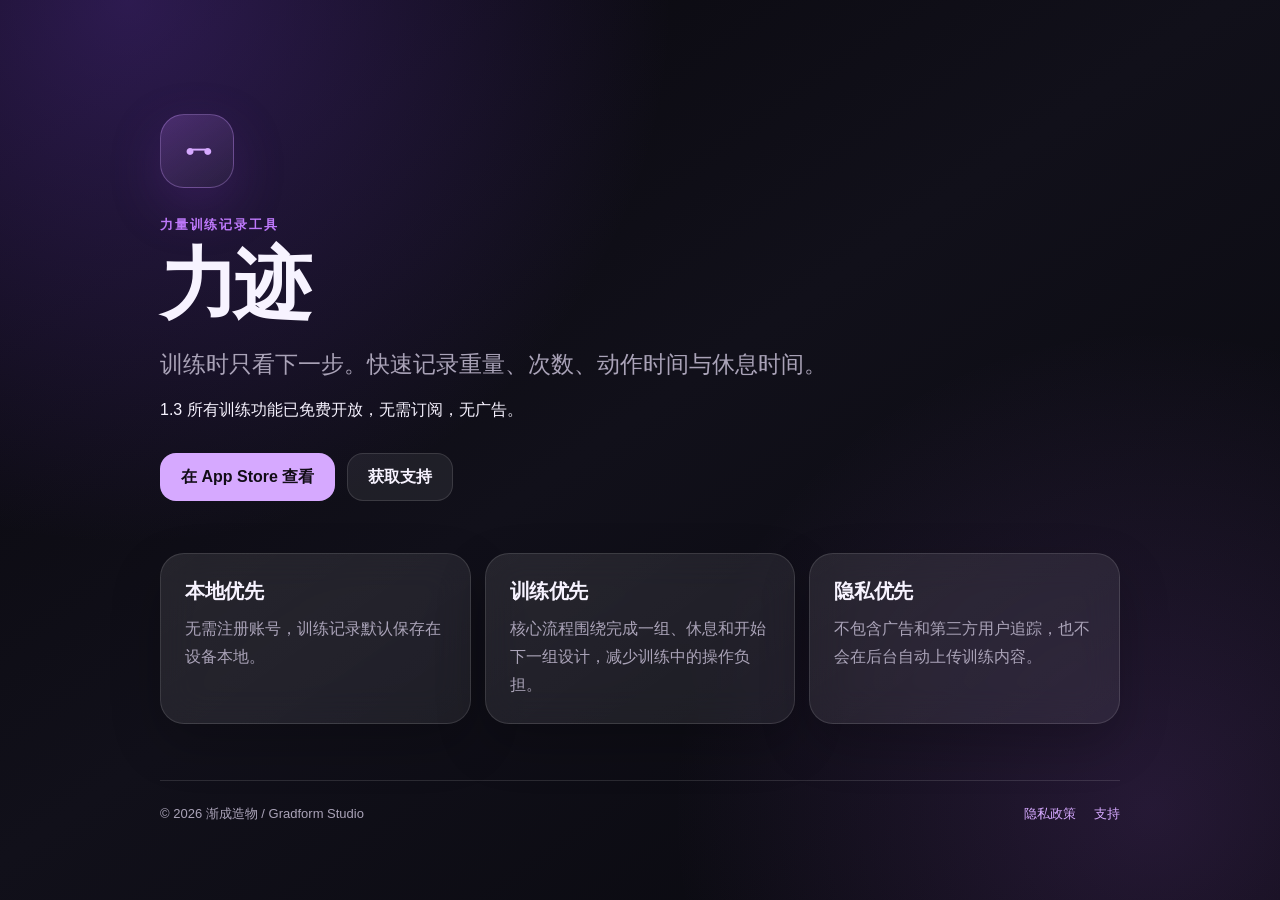
<file: index.html>
<!doctype html>
<html lang="zh-CN">
<head>
  <meta charset="utf-8">
  <meta name="viewport" content="width=device-width, initial-scale=1">
  <meta name="color-scheme" content="dark">
  <title>力迹</title>
  <meta name="description" content="力迹：所有训练功能免费，无广告的力量训练记录工具。">
  <link rel="stylesheet" href="site.css">
</head>
<body>
  <main class="shell">
    <section class="hero">
      <div class="mark" aria-hidden="true">●━●</div>
      <p class="eyebrow">力量训练记录工具</p>
      <h1>力迹</h1>
      <p class="lead">训练时只看下一步。快速记录重量、次数、动作时间与休息时间。</p>
      <p>1.3 所有训练功能已免费开放，无需订阅，无广告。</p>
      <div class="actions">
        <a class="button primary" href="https://apps.apple.com/cn/app/id6803819356">在 App Store 查看</a>
        <a class="button" href="support.html">获取支持</a>
      </div>
    </section>

    <section class="grid" aria-label="产品原则">
      <article class="card">
        <h2>本地优先</h2>
        <p>无需注册账号，训练记录默认保存在设备本地。</p>
      </article>
      <article class="card">
        <h2>训练优先</h2>
        <p>核心流程围绕完成一组、休息和开始下一组设计，减少训练中的操作负担。</p>
      </article>
      <article class="card">
        <h2>隐私优先</h2>
        <p>不包含广告和第三方用户追踪，也不会在后台自动上传训练内容。</p>
      </article>
    </section>

    <footer>
      <span>© 2026 渐成造物 / Gradform Studio</span>
      <nav><a href="privacy.html">隐私政策</a><a href="support.html">支持</a></nav>
    </footer>
  </main>
</body>
</html>
</file>
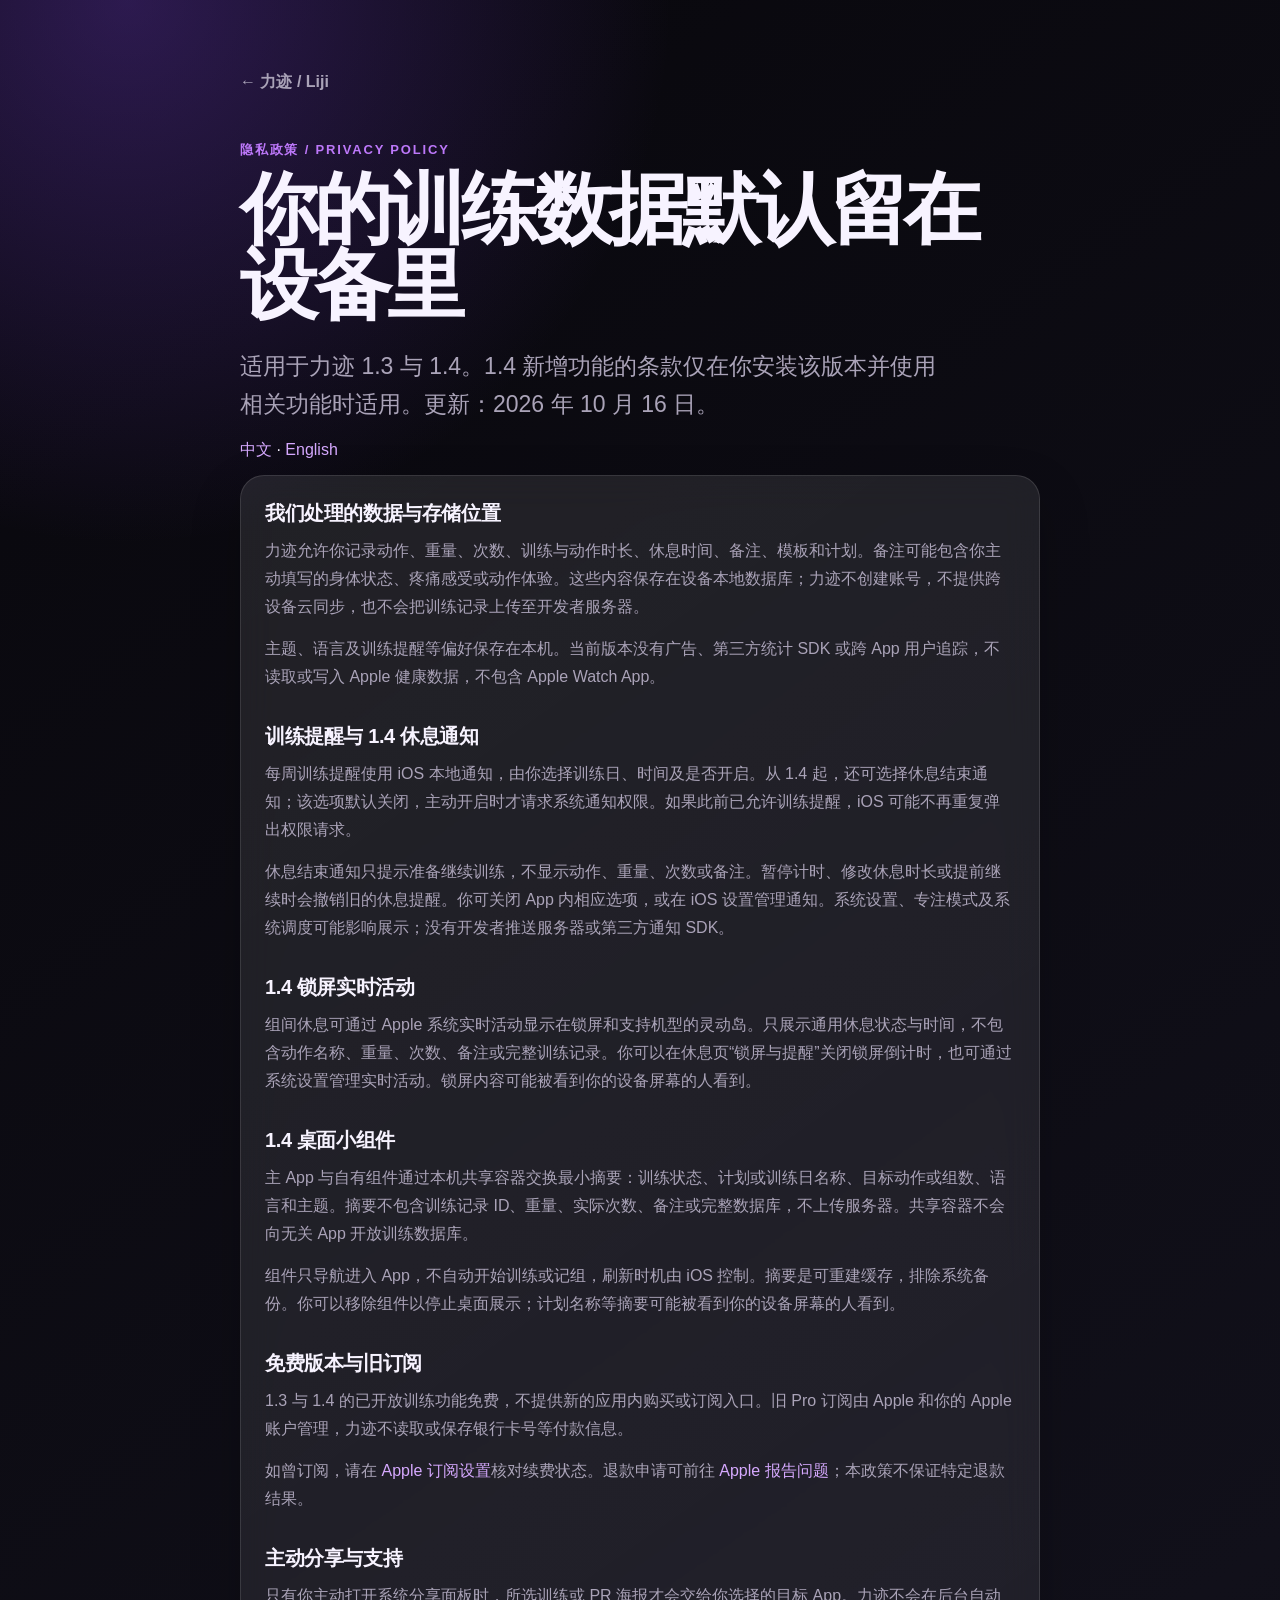
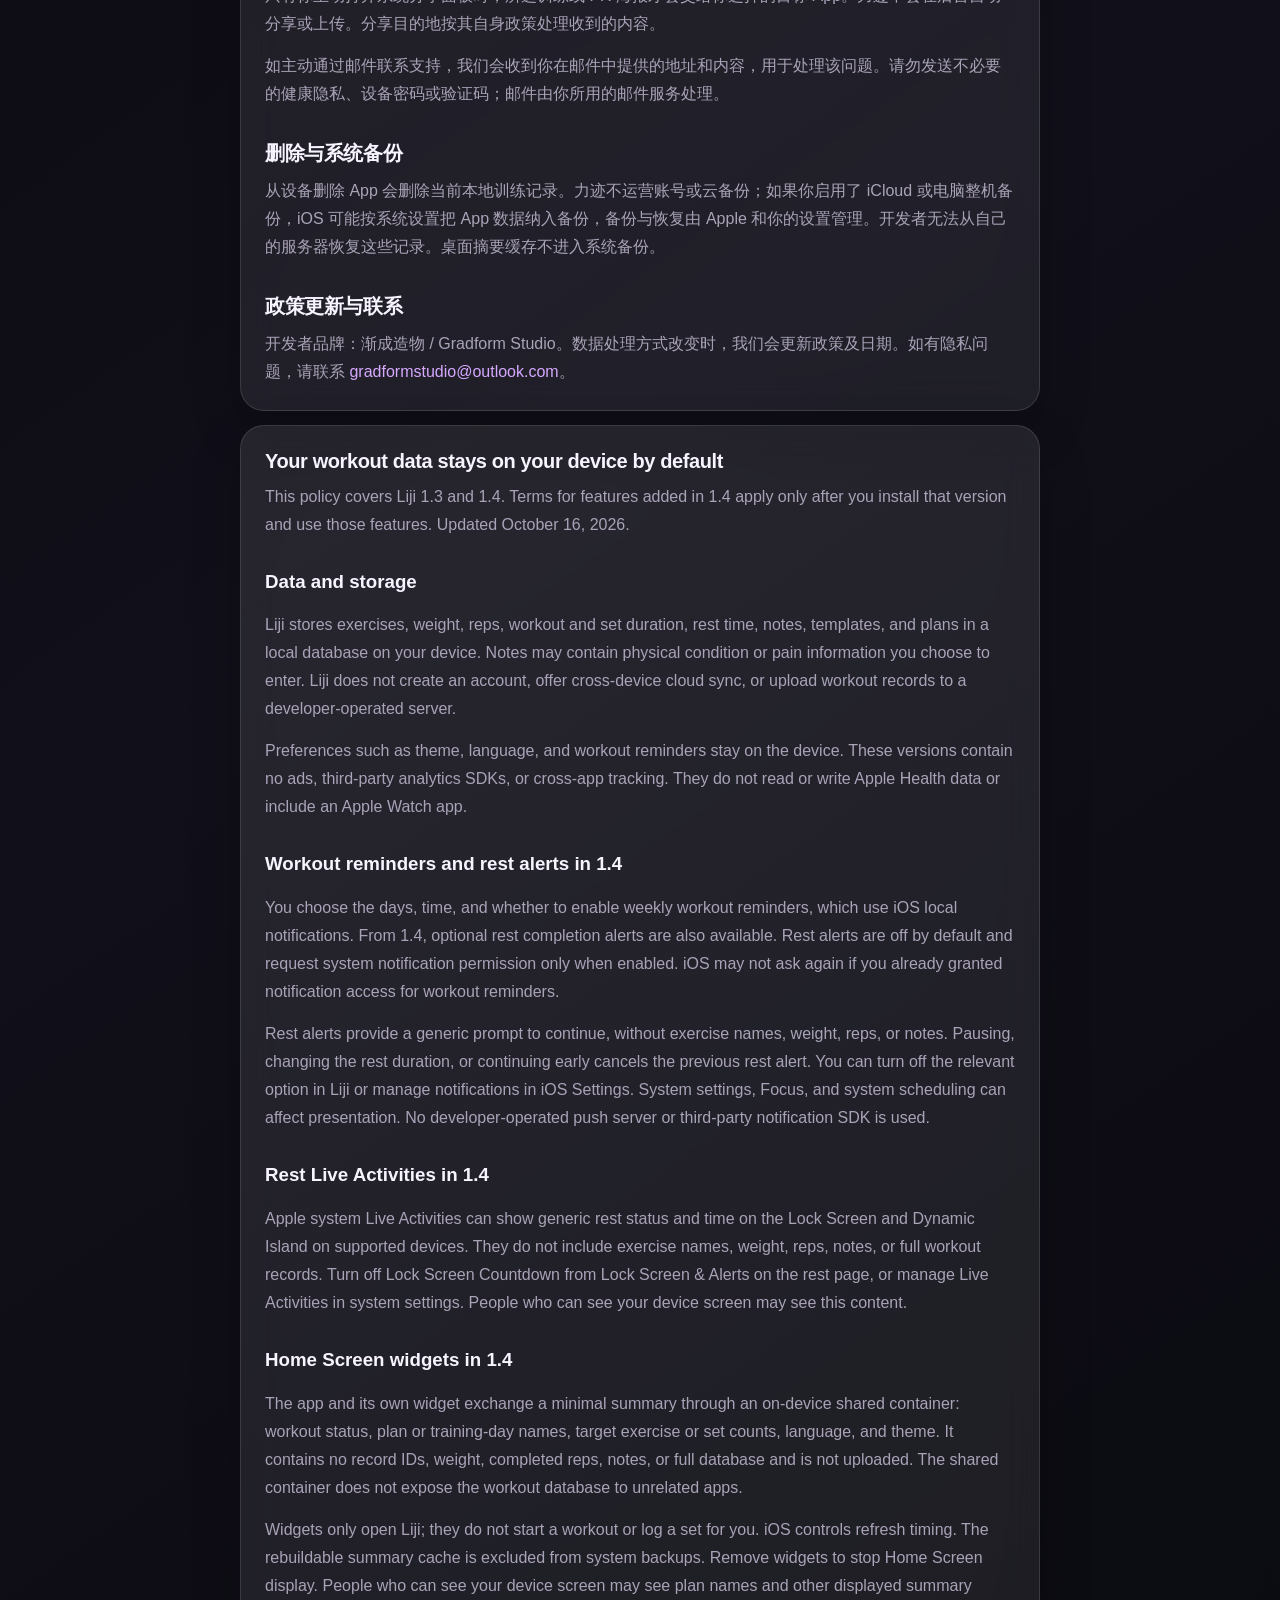
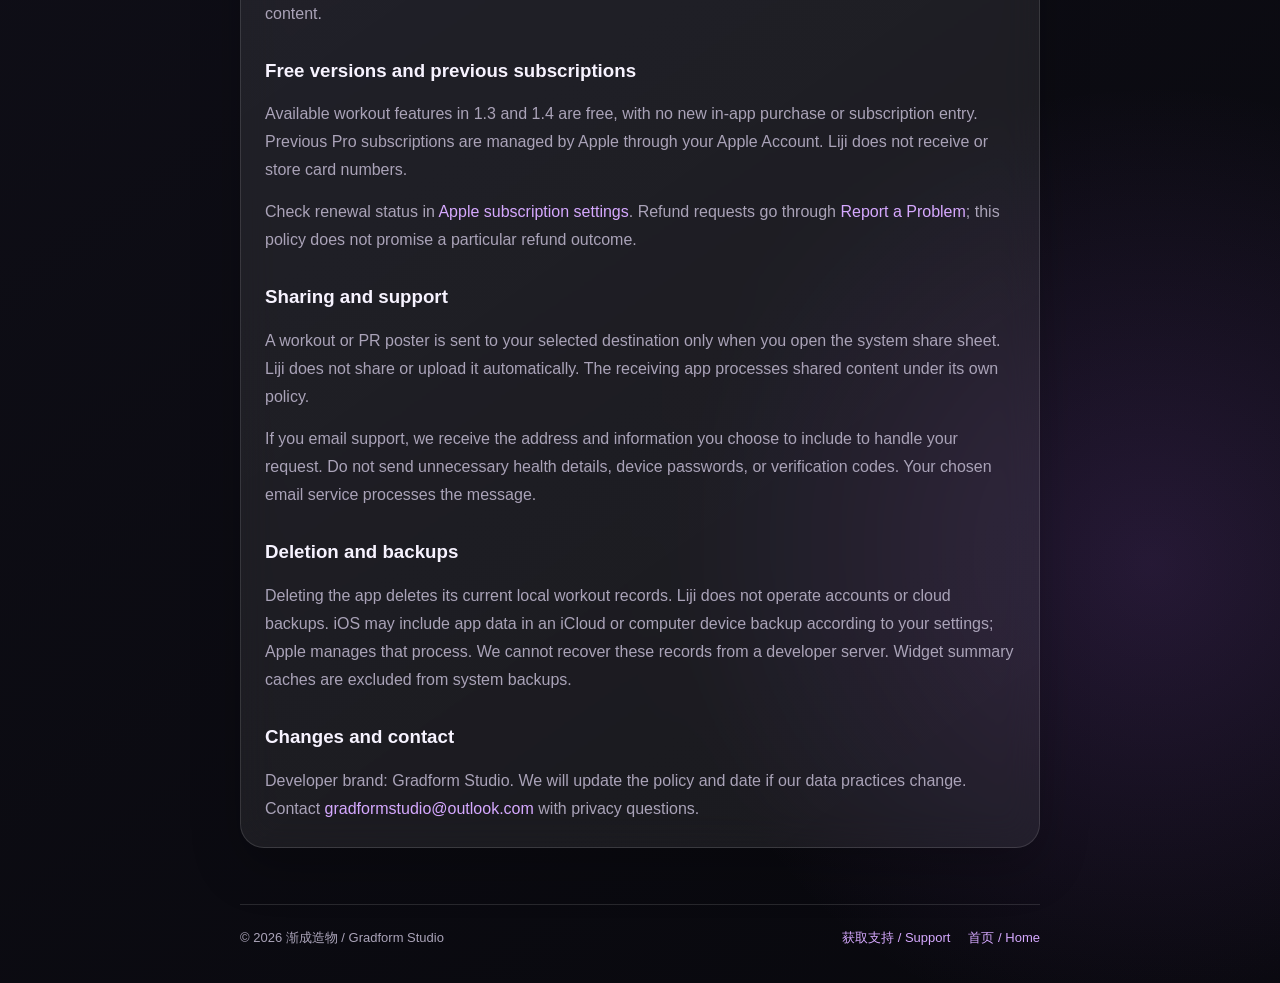
<file: privacy.html>
<!doctype html>
<html lang="zh-CN">
<head>
  <meta charset="utf-8">
  <meta name="viewport" content="width=device-width, initial-scale=1">
  <meta name="color-scheme" content="dark">
  <title>隐私政策 / Privacy Policy｜力迹 Liji</title>
  <meta name="description" content="力迹 Liji 1.3 与 1.4 的数据处理、桌面小组件、锁屏及通知隐私说明。">
  <link rel="stylesheet" href="https://padepa.github.io/liji/site.css">
  <style>
    nav[aria-label] { margin-top: 16px; }
    .prose h2:not(:first-child), .prose h3 { margin-top: 32px; }
    section[id] { scroll-margin-top: 24px; }
  </style>
</head>
<body>
  <main class="shell document">
    <a class="back" href="https://padepa.github.io/liji/">← 力迹 / Liji</a>
    <p class="eyebrow">隐私政策 / Privacy Policy</p>
    <h1>你的训练数据默认留在设备里</h1>
    <p class="lead">适用于力迹 1.3 与 1.4。1.4 新增功能的条款仅在你安装该版本并使用相关功能时适用。更新：2026 年 10 月 16 日。</p>
    <nav aria-label="语言 / Language"><a href="#chinese">中文</a> · <a href="#english">English</a></nav>

    <section id="chinese" class="card prose" lang="zh-CN">
      <h2>我们处理的数据与存储位置</h2>
      <p>力迹允许你记录动作、重量、次数、训练与动作时长、休息时间、备注、模板和计划。备注可能包含你主动填写的身体状态、疼痛感受或动作体验。这些内容保存在设备本地数据库；力迹不创建账号，不提供跨设备云同步，也不会把训练记录上传至开发者服务器。</p>
      <p>主题、语言及训练提醒等偏好保存在本机。当前版本没有广告、第三方统计 SDK 或跨 App 用户追踪，不读取或写入 Apple 健康数据，不包含 Apple Watch App。</p>

      <h2>训练提醒与 1.4 休息通知</h2>
      <p>每周训练提醒使用 iOS 本地通知，由你选择训练日、时间及是否开启。从 1.4 起，还可选择休息结束通知；该选项默认关闭，主动开启时才请求系统通知权限。如果此前已允许训练提醒，iOS 可能不再重复弹出权限请求。</p>
      <p>休息结束通知只提示准备继续训练，不显示动作、重量、次数或备注。暂停计时、修改休息时长或提前继续时会撤销旧的休息提醒。你可关闭 App 内相应选项，或在 iOS 设置管理通知。系统设置、专注模式及系统调度可能影响展示；没有开发者推送服务器或第三方通知 SDK。</p>

      <h2>1.4 锁屏实时活动</h2>
      <p>组间休息可通过 Apple 系统实时活动显示在锁屏和支持机型的灵动岛。只展示通用休息状态与时间，不包含动作名称、重量、次数、备注或完整训练记录。你可以在休息页“锁屏与提醒”关闭锁屏倒计时，也可通过系统设置管理实时活动。锁屏内容可能被看到你的设备屏幕的人看到。</p>

      <h2>1.4 桌面小组件</h2>
      <p>主 App 与自有组件通过本机共享容器交换最小摘要：训练状态、计划或训练日名称、目标动作或组数、语言和主题。摘要不包含训练记录 ID、重量、实际次数、备注或完整数据库，不上传服务器。共享容器不会向无关 App 开放训练数据库。</p>
      <p>组件只导航进入 App，不自动开始训练或记组，刷新时机由 iOS 控制。摘要是可重建缓存，排除系统备份。你可以移除组件以停止桌面展示；计划名称等摘要可能被看到你的设备屏幕的人看到。</p>

      <h2>免费版本与旧订阅</h2>
      <p>1.3 与 1.4 的已开放训练功能免费，不提供新的应用内购买或订阅入口。旧 Pro 订阅由 Apple 和你的 Apple 账户管理，力迹不读取或保存银行卡号等付款信息。</p>
      <p>如曾订阅，请在 <a href="https://apps.apple.com/account/subscriptions">Apple 订阅设置</a>核对续费状态。退款申请可前往 <a href="https://reportaproblem.apple.com/">Apple 报告问题</a>；本政策不保证特定退款结果。</p>

      <h2>主动分享与支持</h2>
      <p>只有你主动打开系统分享面板时，所选训练或 PR 海报才会交给你选择的目标 App。力迹不会在后台自动分享或上传。分享目的地按其自身政策处理收到的内容。</p>
      <p>如主动通过邮件联系支持，我们会收到你在邮件中提供的地址和内容，用于处理该问题。请勿发送不必要的健康隐私、设备密码或验证码；邮件由你所用的邮件服务处理。</p>

      <h2>删除与系统备份</h2>
      <p>从设备删除 App 会删除当前本地训练记录。力迹不运营账号或云备份；如果你启用了 iCloud 或电脑整机备份，iOS 可能按系统设置把 App 数据纳入备份，备份与恢复由 Apple 和你的设置管理。开发者无法从自己的服务器恢复这些记录。桌面摘要缓存不进入系统备份。</p>

      <h2>政策更新与联系</h2>
      <p>开发者品牌：渐成造物 / Gradform Studio。数据处理方式改变时，我们会更新政策及日期。如有隐私问题，请联系 <a href="mailto:gradformstudio@outlook.com">gradformstudio@outlook.com</a>。</p>
    </section>

    <section id="english" class="card prose" lang="en">
      <h2>Your workout data stays on your device by default</h2>
      <p>This policy covers Liji 1.3 and 1.4. Terms for features added in 1.4 apply only after you install that version and use those features. Updated October 16, 2026.</p>

      <h3>Data and storage</h3>
      <p>Liji stores exercises, weight, reps, workout and set duration, rest time, notes, templates, and plans in a local database on your device. Notes may contain physical condition or pain information you choose to enter. Liji does not create an account, offer cross-device cloud sync, or upload workout records to a developer-operated server.</p>
      <p>Preferences such as theme, language, and workout reminders stay on the device. These versions contain no ads, third-party analytics SDKs, or cross-app tracking. They do not read or write Apple Health data or include an Apple Watch app.</p>

      <h3>Workout reminders and rest alerts in 1.4</h3>
      <p>You choose the days, time, and whether to enable weekly workout reminders, which use iOS local notifications. From 1.4, optional rest completion alerts are also available. Rest alerts are off by default and request system notification permission only when enabled. iOS may not ask again if you already granted notification access for workout reminders.</p>
      <p>Rest alerts provide a generic prompt to continue, without exercise names, weight, reps, or notes. Pausing, changing the rest duration, or continuing early cancels the previous rest alert. You can turn off the relevant option in Liji or manage notifications in iOS Settings. System settings, Focus, and system scheduling can affect presentation. No developer-operated push server or third-party notification SDK is used.</p>

      <h3>Rest Live Activities in 1.4</h3>
      <p>Apple system Live Activities can show generic rest status and time on the Lock Screen and Dynamic Island on supported devices. They do not include exercise names, weight, reps, notes, or full workout records. Turn off Lock Screen Countdown from Lock Screen &amp; Alerts on the rest page, or manage Live Activities in system settings. People who can see your device screen may see this content.</p>

      <h3>Home Screen widgets in 1.4</h3>
      <p>The app and its own widget exchange a minimal summary through an on-device shared container: workout status, plan or training-day names, target exercise or set counts, language, and theme. It contains no record IDs, weight, completed reps, notes, or full database and is not uploaded. The shared container does not expose the workout database to unrelated apps.</p>
      <p>Widgets only open Liji; they do not start a workout or log a set for you. iOS controls refresh timing. The rebuildable summary cache is excluded from system backups. Remove widgets to stop Home Screen display. People who can see your device screen may see plan names and other displayed summary content.</p>

      <h3>Free versions and previous subscriptions</h3>
      <p>Available workout features in 1.3 and 1.4 are free, with no new in-app purchase or subscription entry. Previous Pro subscriptions are managed by Apple through your Apple Account. Liji does not receive or store card numbers.</p>
      <p>Check renewal status in <a href="https://apps.apple.com/account/subscriptions">Apple subscription settings</a>. Refund requests go through <a href="https://reportaproblem.apple.com/">Report a Problem</a>; this policy does not promise a particular refund outcome.</p>

      <h3>Sharing and support</h3>
      <p>A workout or PR poster is sent to your selected destination only when you open the system share sheet. Liji does not share or upload it automatically. The receiving app processes shared content under its own policy.</p>
      <p>If you email support, we receive the address and information you choose to include to handle your request. Do not send unnecessary health details, device passwords, or verification codes. Your chosen email service processes the message.</p>

      <h3>Deletion and backups</h3>
      <p>Deleting the app deletes its current local workout records. Liji does not operate accounts or cloud backups. iOS may include app data in an iCloud or computer device backup according to your settings; Apple manages that process. We cannot recover these records from a developer server. Widget summary caches are excluded from system backups.</p>

      <h3>Changes and contact</h3>
      <p>Developer brand: Gradform Studio. We will update the policy and date if our data practices change. Contact <a href="mailto:gradformstudio@outlook.com">gradformstudio@outlook.com</a> with privacy questions.</p>
    </section>

    <footer>
      <span>© 2026 渐成造物 / Gradform Studio</span>
      <nav><a href="https://padepa.github.io/liji/support.html">获取支持 / Support</a><a href="https://padepa.github.io/liji/">首页 / Home</a></nav>
    </footer>
  </main>
</body>
</html>
</file>
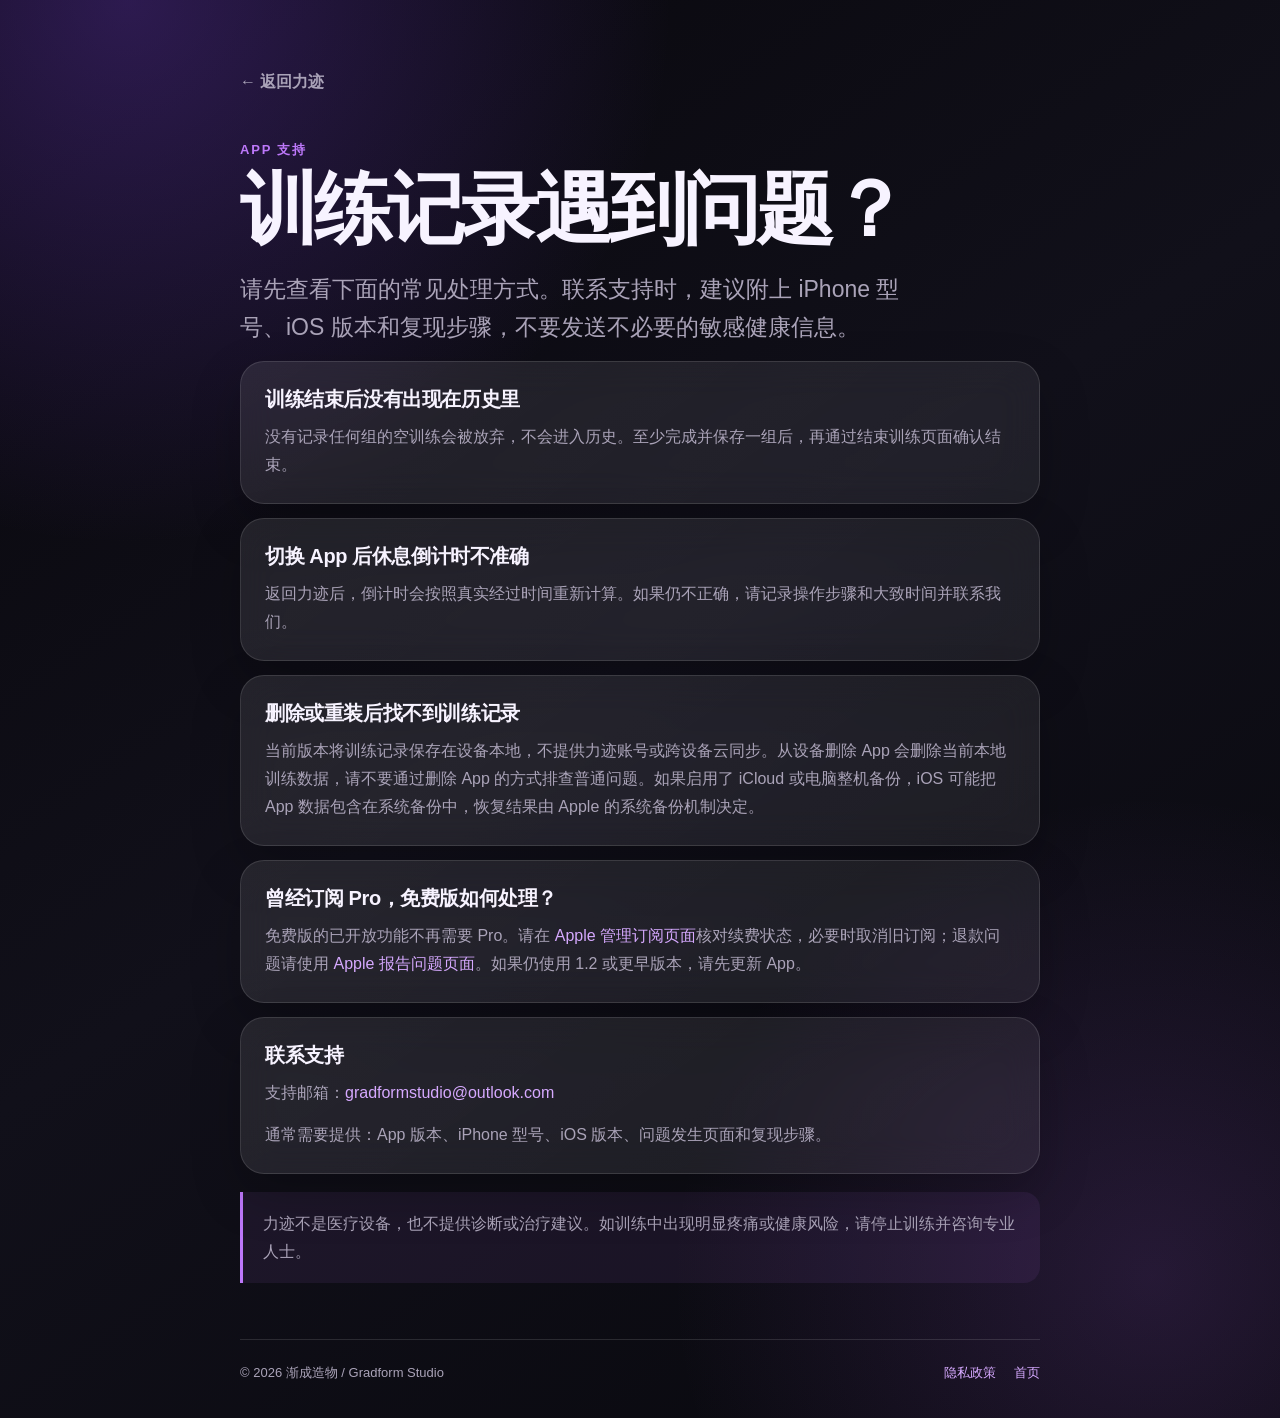
<file: support.html>
<!doctype html>
<html lang="zh-CN">
<head>
  <meta charset="utf-8">
  <meta name="viewport" content="width=device-width, initial-scale=1">
  <meta name="color-scheme" content="dark">
  <title>获取支持｜力迹</title>
  <meta name="description" content="力迹 App 支持与常见问题。">
  <link rel="stylesheet" href="site.css">
</head>
<body>
  <main class="shell document">
    <a class="back" href="index.html">← 返回力迹</a>
    <p class="eyebrow">App 支持</p>
    <h1>训练记录遇到问题？</h1>
    <p class="lead">请先查看下面的常见处理方式。联系支持时，建议附上 iPhone 型号、iOS 版本和复现步骤，不要发送不必要的敏感健康信息。</p>

    <section class="card prose">
      <h2>训练结束后没有出现在历史里</h2>
      <p>没有记录任何组的空训练会被放弃，不会进入历史。至少完成并保存一组后，再通过结束训练页面确认结束。</p>
    </section>

    <section class="card prose">
      <h2>切换 App 后休息倒计时不准确</h2>
      <p>返回力迹后，倒计时会按照真实经过时间重新计算。如果仍不正确，请记录操作步骤和大致时间并联系我们。</p>
    </section>

    <section class="card prose">
      <h2>删除或重装后找不到训练记录</h2>
      <p>当前版本将训练记录保存在设备本地，不提供力迹账号或跨设备云同步。从设备删除 App 会删除当前本地训练数据，请不要通过删除 App 的方式排查普通问题。如果启用了 iCloud 或电脑整机备份，iOS 可能把 App 数据包含在系统备份中，恢复结果由 Apple 的系统备份机制决定。</p>
    </section>

    <section class="card prose">
      <h2>曾经订阅 Pro，免费版如何处理？</h2>
      <p>免费版的已开放功能不再需要 Pro。请在 <a href="https://apps.apple.com/account/subscriptions">Apple 管理订阅页面</a>核对续费状态，必要时取消旧订阅；退款问题请使用 <a href="https://reportaproblem.apple.com/">Apple 报告问题页面</a>。如果仍使用 1.2 或更早版本，请先更新 App。</p>
    </section>

    <section class="card prose">
      <h2>联系支持</h2>
      <p>支持邮箱：<a href="mailto:gradformstudio@outlook.com">gradformstudio@outlook.com</a></p>
      <p>通常需要提供：App 版本、iPhone 型号、iOS 版本、问题发生页面和复现步骤。</p>
    </section>

    <aside class="notice">力迹不是医疗设备，也不提供诊断或治疗建议。如训练中出现明显疼痛或健康风险，请停止训练并咨询专业人士。</aside>

    <footer>
      <span>© 2026 渐成造物 / Gradform Studio</span>
      <nav><a href="privacy.html">隐私政策</a><a href="index.html">首页</a></nav>
    </footer>
  </main>
</body>
</html>
</file>
<file: site.css>
:root {
  color-scheme: dark;
  --bg: #09080e;
  --panel: rgba(255, 255, 255, 0.065);
  --panel-strong: rgba(255, 255, 255, 0.095);
  --line: rgba(255, 255, 255, 0.12);
  --text: #f7f3ff;
  --muted: #aaa3b8;
  --accent: #bd78fa;
  --accent-strong: #d6a9ff;
  font-family: -apple-system, BlinkMacSystemFont, "SF Pro Display", "PingFang SC", "Helvetica Neue", sans-serif;
}

* { box-sizing: border-box; }

body {
  margin: 0;
  min-height: 100vh;
  color: var(--text);
  background:
    radial-gradient(circle at 10% 0%, rgba(115, 62, 208, 0.34), transparent 34rem),
    radial-gradient(circle at 90% 90%, rgba(164, 94, 224, 0.18), transparent 30rem),
    linear-gradient(145deg, #08070c, #11101a 48%, #08080d);
}

a { color: var(--accent-strong); text-decoration: none; }
a:hover { color: #fff; }

.shell {
  width: min(100% - 32px, 960px);
  margin: 0 auto;
  padding: 72px 0 36px;
}

.hero { padding: 42px 0 52px; max-width: 780px; }
.document { max-width: 800px; }

.mark {
  display: grid;
  place-items: center;
  width: 74px;
  height: 74px;
  margin-bottom: 28px;
  border: 1px solid rgba(205, 155, 255, 0.32);
  border-radius: 24px;
  color: var(--accent-strong);
  background: linear-gradient(145deg, rgba(190, 116, 250, 0.24), rgba(255, 255, 255, 0.04));
  box-shadow: 0 18px 50px rgba(92, 44, 143, 0.32);
  font-weight: 900;
  letter-spacing: -4px;
}

.eyebrow {
  margin: 0 0 12px;
  color: var(--accent);
  font-size: 13px;
  font-weight: 800;
  letter-spacing: 0.14em;
  text-transform: uppercase;
}

h1 {
  margin: 0;
  max-width: 760px;
  font-size: clamp(42px, 9vw, 78px);
  line-height: 0.98;
  letter-spacing: -0.055em;
}

h2 { margin: 0 0 10px; font-size: 20px; letter-spacing: -0.02em; }

.lead {
  max-width: 700px;
  margin: 24px 0 0;
  color: var(--muted);
  font-size: clamp(18px, 3vw, 23px);
  line-height: 1.65;
}

.actions { display: flex; flex-wrap: wrap; gap: 12px; margin-top: 32px; }

.button {
  display: inline-flex;
  min-height: 48px;
  align-items: center;
  justify-content: center;
  padding: 0 20px;
  border: 1px solid var(--line);
  border-radius: 16px;
  color: var(--text);
  background: var(--panel);
  font-weight: 750;
}

.button.primary { color: #120d17; border-color: transparent; background: var(--accent-strong); }

.grid { display: grid; grid-template-columns: repeat(3, 1fr); gap: 14px; }

.card {
  padding: 24px;
  border: 1px solid var(--line);
  border-radius: 24px;
  background: linear-gradient(145deg, var(--panel-strong), var(--panel));
  box-shadow: 0 20px 50px rgba(0, 0, 0, 0.22);
  backdrop-filter: blur(18px);
}

.card p, .prose li { margin: 0; color: var(--muted); line-height: 1.75; }
.prose { margin-top: 14px; }
.prose p + p { margin-top: 14px; }

.back { display: inline-block; margin-bottom: 48px; color: var(--muted); font-weight: 700; }

.notice {
  margin-top: 18px;
  padding: 18px 20px;
  border-left: 3px solid var(--accent);
  border-radius: 0 16px 16px 0;
  color: var(--muted);
  background: rgba(189, 120, 250, 0.08);
  line-height: 1.7;
}

footer {
  display: flex;
  justify-content: space-between;
  gap: 20px;
  margin-top: 56px;
  padding-top: 24px;
  border-top: 1px solid var(--line);
  color: var(--muted);
  font-size: 13px;
}

footer nav { display: flex; gap: 18px; }

@media (max-width: 720px) {
  .shell { padding-top: 42px; }
  .hero { padding-top: 24px; }
  .grid { grid-template-columns: 1fr; }
  .card { border-radius: 20px; }
  footer { flex-direction: column; }
}
</file>
